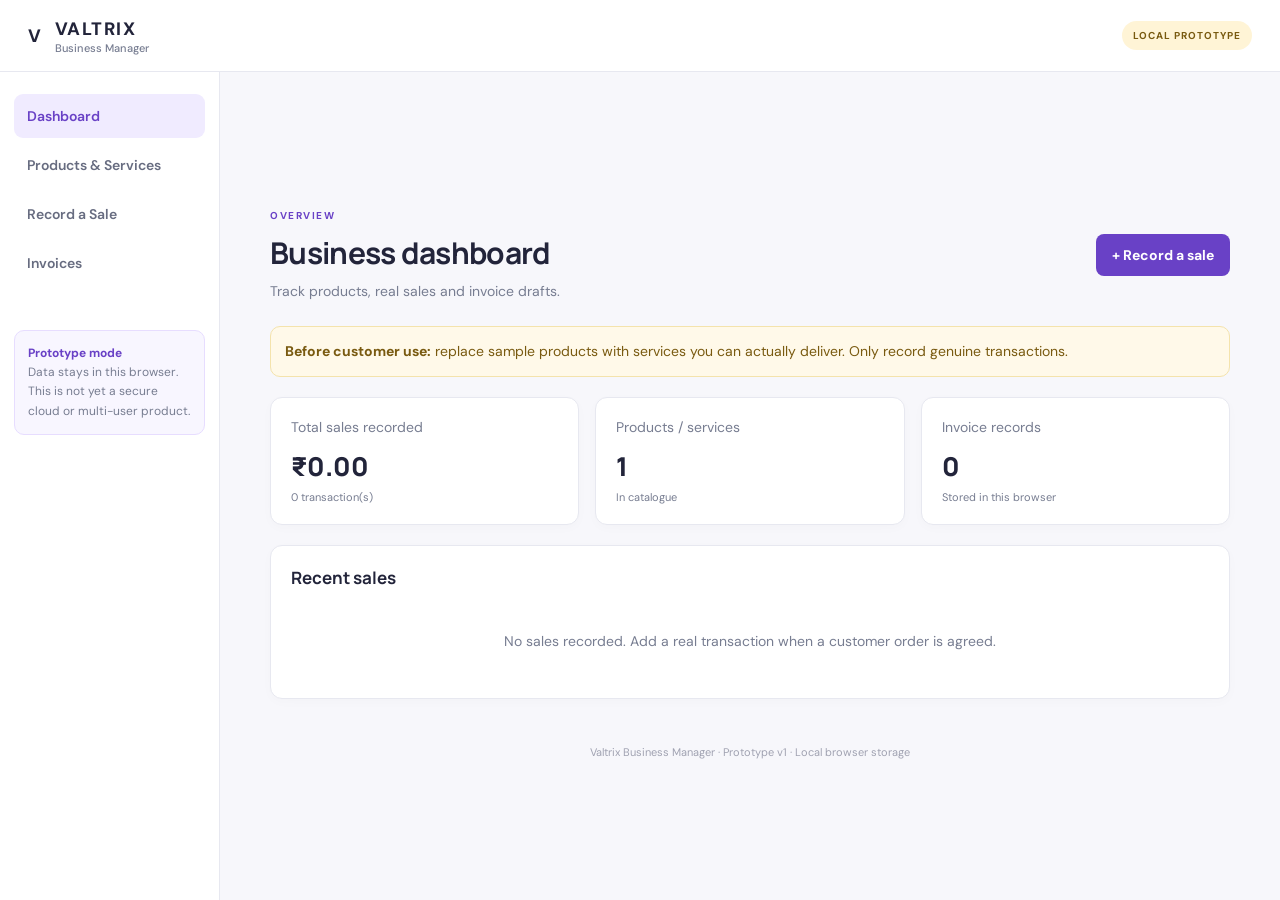
<file: index.html>
<!doctype html>
<html lang="en"><head><meta charset="utf-8"><meta name="viewport" content="width=device-width,initial-scale=1"><title>Valtrix Business Manager</title><link rel="stylesheet" href="style.css"></head>
<body>
<header><a class="brand" href="#">V <span>VALTRIX<small>Business Manager</small></span></a><span class="pill">LOCAL PROTOTYPE</span></header>
<div class="layout"><nav>
<button class="active" data-view="dashboard">Dashboard</button><button data-view="products">Products & Services</button><button data-view="sales">Record a Sale</button><button data-view="invoices">Invoices</button>
<p class="note"><b>Prototype mode</b><br>Data stays in this browser. This is not yet a secure cloud or multi-user product.</p>
</nav><main>
<section id="dashboard" class="view active"><div class="heading"><div><p class="eyebrow">OVERVIEW</p><h1>Business dashboard</h1><p>Track products, real sales and invoice drafts.</p></div><button class="primary" data-goto="sales">+ Record a sale</button></div>
<div class="notice"><b>Before customer use:</b> replace sample products with services you can actually deliver. Only record genuine transactions.</div>
<div class="stats"><article><span>Total sales recorded</span><strong id="total-sales">₹0</strong><small id="sales-count">0 transactions</small></article><article><span>Products / services</span><strong id="product-count">0</strong><small>In catalogue</small></article><article><span>Invoice records</span><strong id="invoice-count">0</strong><small>Stored in this browser</small></article></div>
<div class="panel"><h2>Recent sales</h2><div id="recent"></div></div></section>
<section id="products" class="view"><div class="heading"><div><p class="eyebrow">CATALOGUE</p><h1>Products & services</h1><p>Add the real product or service Valtrix offers.</p></div></div><div class="columns">
<form class="panel" id="product-form"><h2>Add a product or service</h2><label>Name<input id="p-name" required maxlength="80" placeholder="e.g. Business workflow setup"></label><label>Price (₹)<input id="p-price" type="number" min=".01" step=".01" required placeholder="e.g. 499"></label><label>Description<input id="p-desc" maxlength="160" placeholder="What will the customer receive?"></label><button class="primary">Add item</button><small>Only advertise work/features you can actually provide.</small></form>
<div class="panel"><h2>Catalogue</h2><div id="product-list"></div></div></div></section>
<section id="sales" class="view"><div class="heading"><div><p class="eyebrow">TRANSACTIONS</p><h1>Record a sale</h1><p>Use this only after a real order has been agreed.</p></div></div>
<form class="panel" id="sale-form"><div class="formgrid"><label>Customer / business name<input id="customer" required placeholder="e.g. Ganapathy Bakery"></label><label>Contact (optional)<input id="contact" placeholder="Email or phone"></label><label>Product / service<select id="sale-product" required></select></label><label>Quantity<input id="qty" type="number" min="1" step="1" value="1" required></label><label>Other actual charge (₹)<input id="extra" type="number" min="0" step=".01" value="0" required></label><label>Payment status<select id="payment"><option>Pending</option><option>Paid</option><option>Partially paid</option></select></label></div><label>Notes (optional)<textarea id="notes" rows="3" placeholder="Agreed scope or delivery details"></textarea></label><div class="estimate">Estimated total <strong id="estimate">₹0.00</strong></div><small>This does not collect or verify payments. Enter accurate transaction details only.</small><p><button class="primary">Save sale & create invoice draft</button></p></form></section>
<section id="invoices" class="view"><div class="heading"><div><p class="eyebrow">DOCUMENTS</p><h1>Invoices</h1><p>Review and print invoice drafts saved in this browser.</p></div></div><div class="panel" id="invoice-list"></div></section>
<footer>Valtrix Business Manager · Prototype v1 · Local browser storage</footer>
</main></div><div id="toast" role="status"></div><script src="script.js"></script></body></html>
</file>
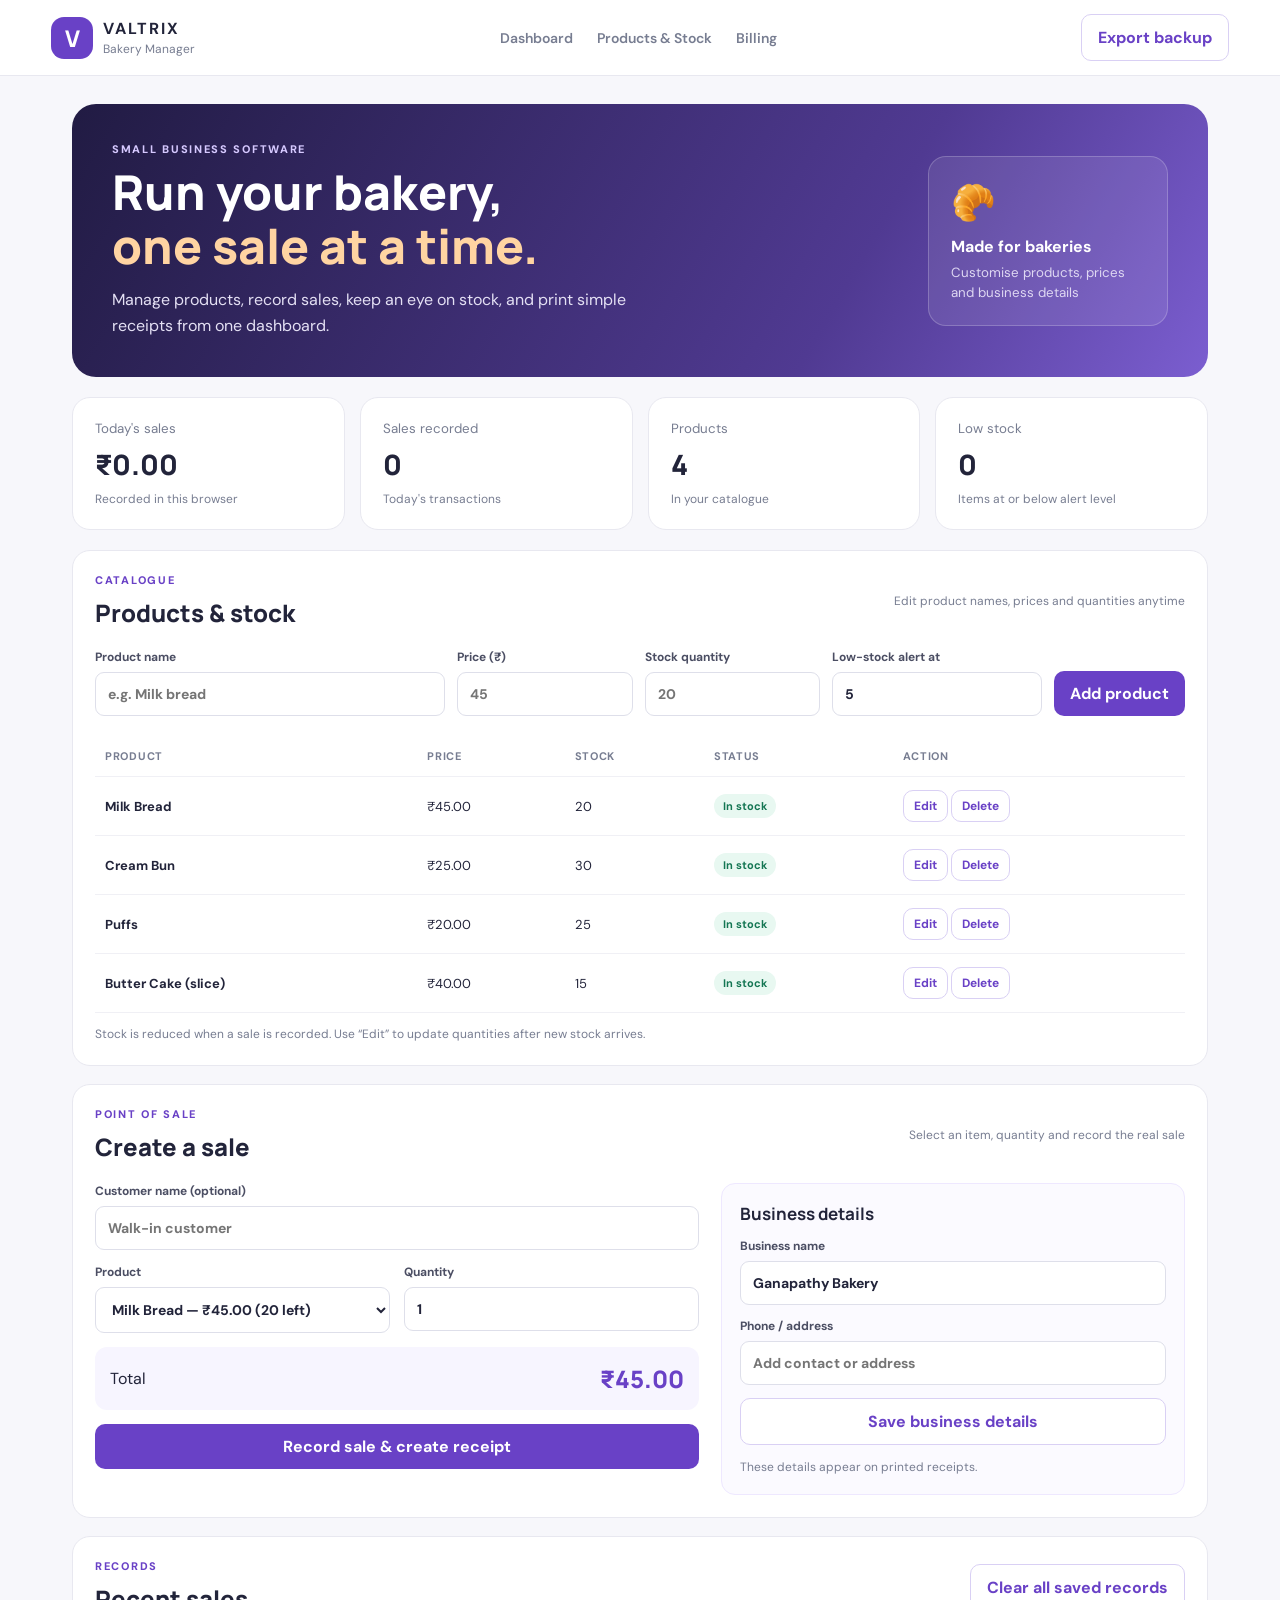
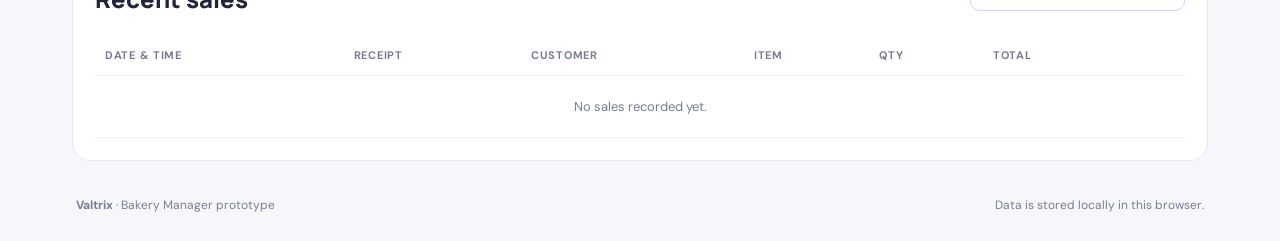
<file: bakery.html>
<!doctype html>
<html lang="en">
<head>
  <meta charset="utf-8">
  <meta name="viewport" content="width=device-width, initial-scale=1">
  <title>Valtrix Bakery Manager</title>
  <link rel="stylesheet" href="bakery.css">
</head>
<body>
  <header class="topbar">
    <div class="brand"><span class="logo">V</span><div><strong>VALTRIX</strong><small>Bakery Manager</small></div></div>
    <nav><a href="#dashboard">Dashboard</a><a href="#products">Products & Stock</a><a href="#billing">Billing</a></nav>
    <button class="outline" id="exportBtn">Export backup</button>
  </header>
  <main class="wrap">
    <section class="hero">
      <div><p class="eyebrow">SMALL BUSINESS SOFTWARE</p><h1>Run your bakery,<br><span>one sale at a time.</span></h1>
      <p>Manage products, record sales, keep an eye on stock, and print simple receipts from one dashboard.</p></div>
      <div class="hero-badge"><span>🥐</span><strong>Made for bakeries</strong><small>Customise products, prices and business details</small></div>
    </section>
    <section id="dashboard" class="stats">
      <article class="stat"><small>Today's sales</small><strong id="todaySales">₹0.00</strong><span>Recorded in this browser</span></article>
      <article class="stat"><small>Sales recorded</small><strong id="todayCount">0</strong><span>Today's transactions</span></article>
      <article class="stat"><small>Products</small><strong id="productCount">0</strong><span>In your catalogue</span></article>
      <article class="stat"><small>Low stock</small><strong id="lowStock">0</strong><span>Items at or below alert level</span></article>
    </section>
    <section class="panel" id="products">
      <div class="section-heading"><div><p class="eyebrow">CATALOGUE</p><h2>Products & stock</h2></div><span class="hint">Edit product names, prices and quantities anytime</span></div>
      <form id="productForm" class="product-form">
        <label>Product name<input id="pName" required placeholder="e.g. Milk bread"></label>
        <label>Price (₹)<input id="pPrice" type="number" min="0.01" step="0.01" required placeholder="45"></label>
        <label>Stock quantity<input id="pStock" type="number" min="0" step="1" required placeholder="20"></label>
        <label>Low-stock alert at<input id="pAlert" type="number" min="0" step="1" value="5" required></label>
        <button class="primary" type="submit">Add product</button>
      </form>
      <div class="table-wrap"><table><thead><tr><th>Product</th><th>Price</th><th>Stock</th><th>Status</th><th>Action</th></tr></thead><tbody id="productRows"></tbody></table></div>
      <p class="small-note">Stock is reduced when a sale is recorded. Use “Edit” to update quantities after new stock arrives.</p>
    </section>
    <section class="panel" id="billing">
      <div class="section-heading"><div><p class="eyebrow">POINT OF SALE</p><h2>Create a sale</h2></div><span class="hint">Select an item, quantity and record the real sale</span></div>
      <div class="sale-layout">
        <form id="saleForm" class="sale-form">
          <label>Customer name (optional)<input id="customer" placeholder="Walk-in customer"></label>
          <label>Product<select id="saleProduct" required></select></label>
          <label>Quantity<input id="saleQty" type="number" min="1" step="1" value="1" required></label>
          <div class="sale-total"><span>Total</span><strong id="saleTotal">₹0.00</strong></div>
          <button class="primary" type="submit">Record sale & create receipt</button>
        </form>
        <aside class="custom-box"><h3>Business details</h3><label>Business name<input id="businessName" value="Ganapathy Bakery"></label><label>Phone / address<input id="businessContact" placeholder="Add contact or address"></label><button class="secondary" id="saveBusiness" type="button">Save business details</button><p class="small-note">These details appear on printed receipts.</p></aside>
      </div>
    </section>
    <section class="panel">
      <div class="section-heading"><div><p class="eyebrow">RECORDS</p><h2>Recent sales</h2></div><button class="secondary" id="clearDemo" type="button">Clear all saved records</button></div>
      <div class="table-wrap"><table><thead><tr><th>Date & time</th><th>Receipt</th><th>Customer</th><th>Item</th><th>Qty</th><th>Total</th><th></th></tr></thead><tbody id="salesRows"></tbody></table></div>
    </section>
    <footer><strong>Valtrix</strong> · Bakery Manager prototype <span>Data is stored locally in this browser.</span></footer>
  </main>
  <div id="receiptArea" class="receipt-hidden"></div>
  <script src="bakery.js"></script>
</body>
</html>
</file>
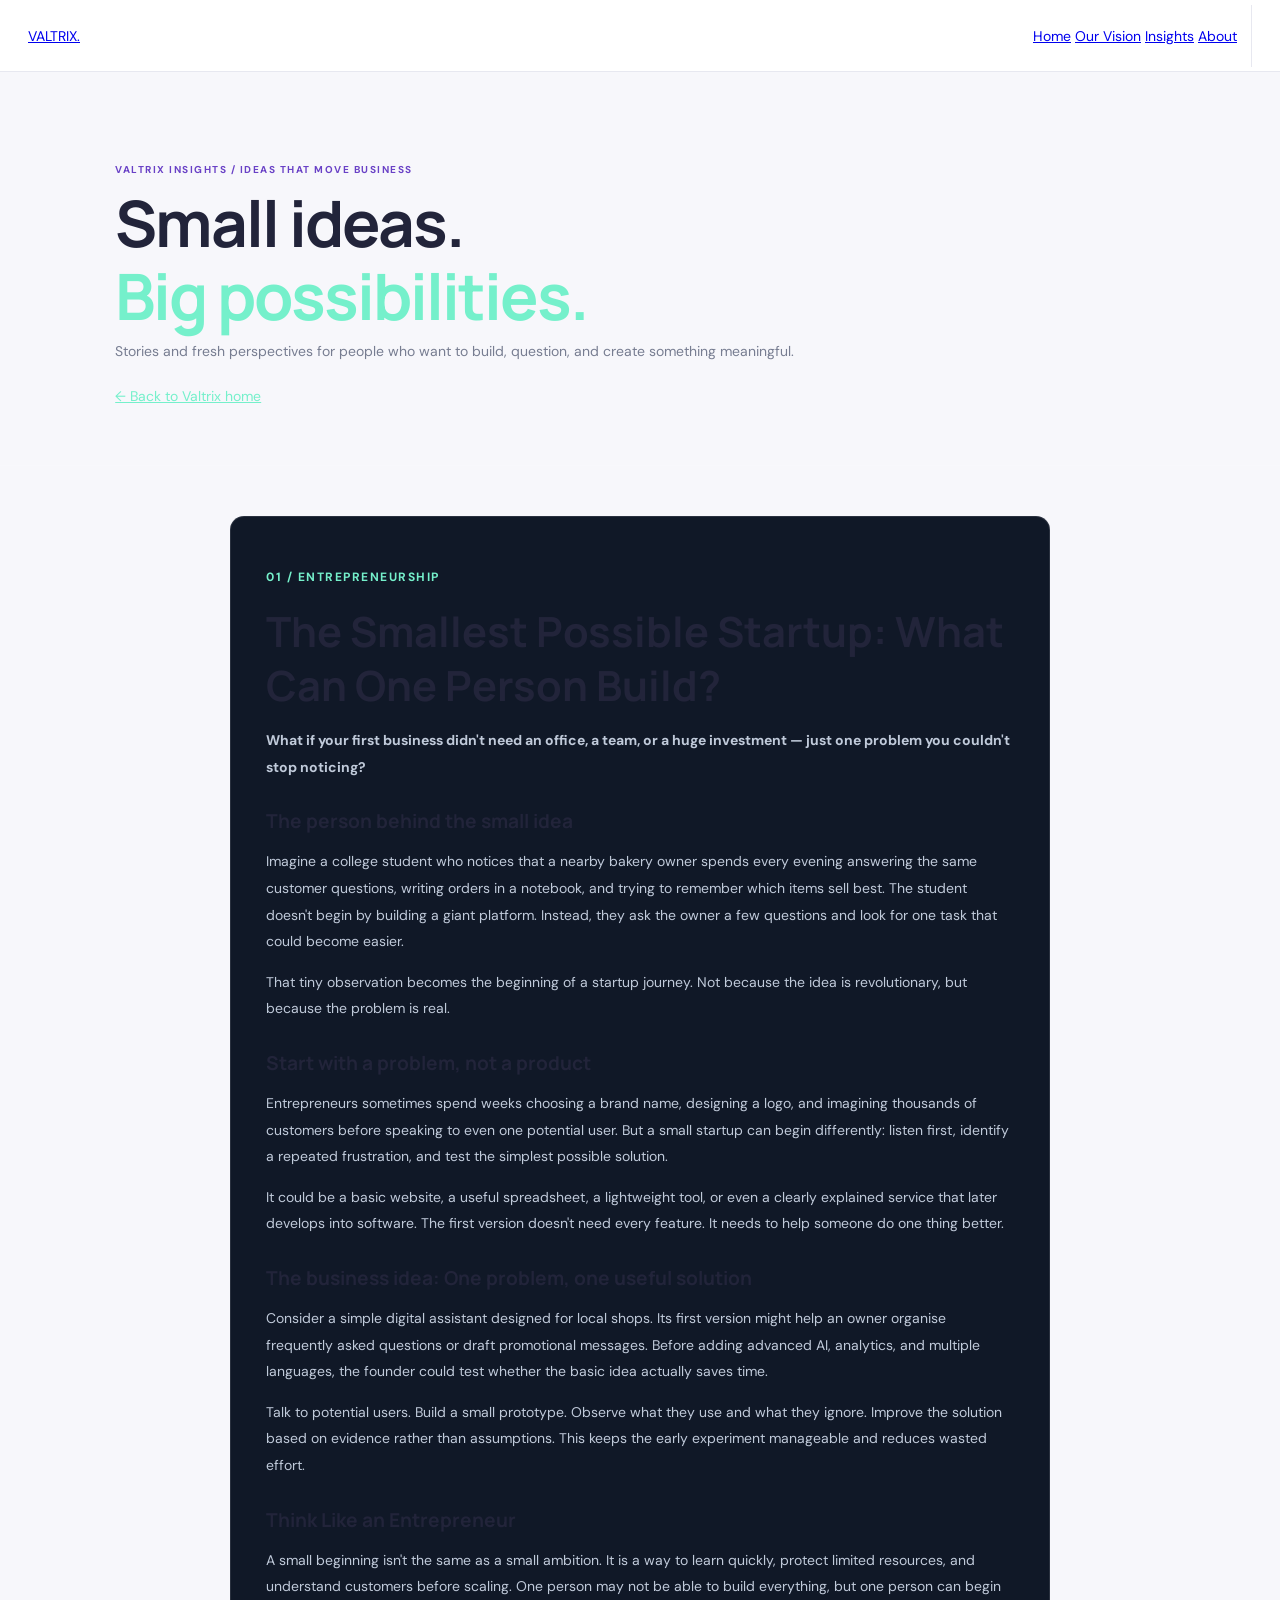
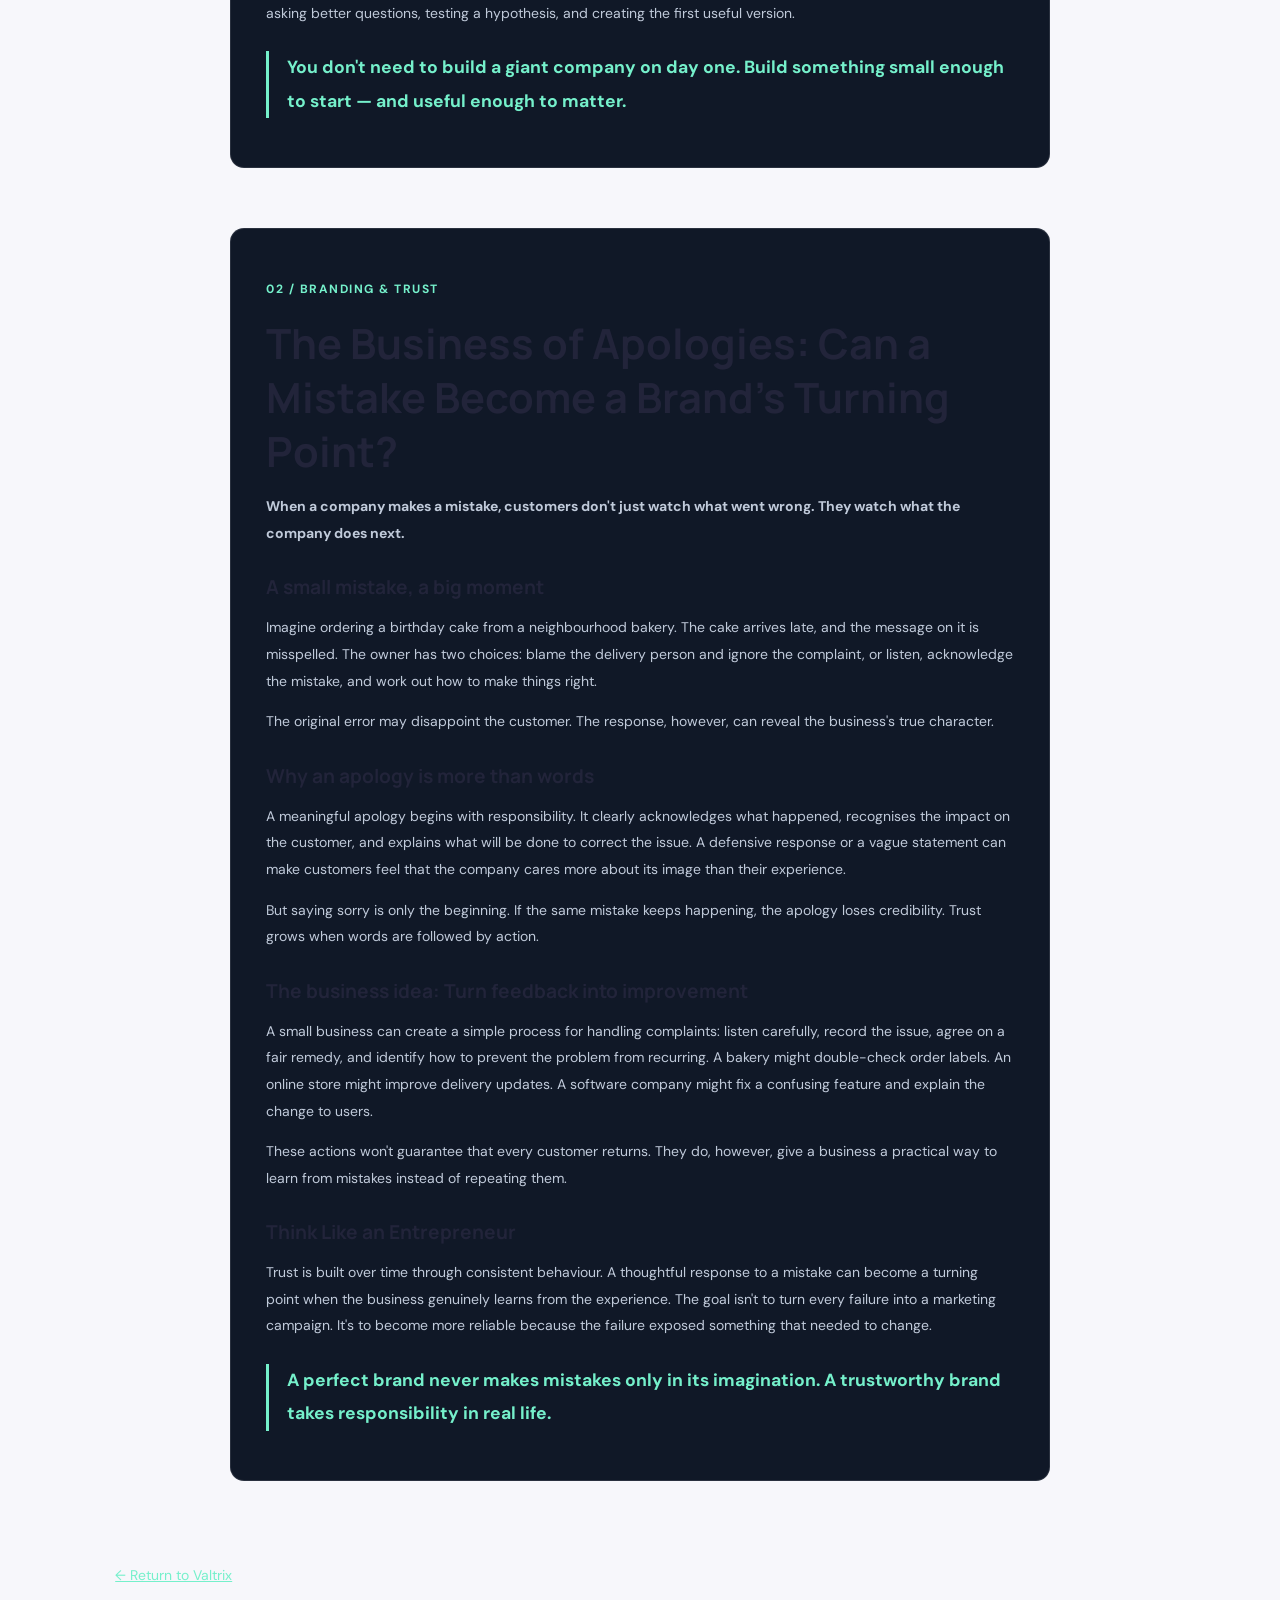
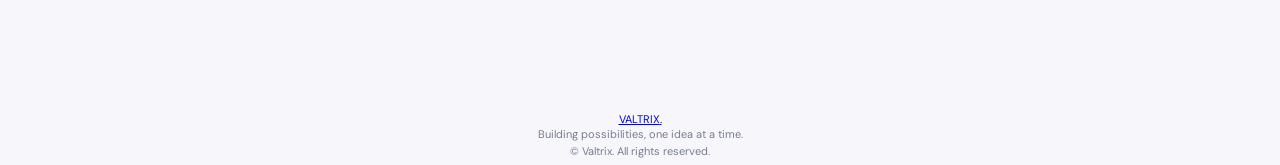
<file: blogs.html>
<!DOCTYPE html>
<html lang="en">
<head>
    <meta charset="UTF-8">
    <meta name="viewport" content="width=device-width, initial-scale=1.0">
    <meta name="description" content="Valtrix Insights: practical ideas on entrepreneurship, startups, and brand building.">
    <title>Insights | Valtrix</title>
    <link rel="stylesheet" href="style.css">
    <style>
        .blog-hero {
            padding: 90px 9% 60px;
            border-bottom: 1px solid rgba(255,255,255,.11);
        }
        .blog-hero h1 {
            font-family: 'Manrope', sans-serif;
            font-size: clamp(2.5rem, 5vw, 4.5rem);
            line-height: 1.15;
            letter-spacing: -2px;
        }
        .blog-hero h1 span { color: #75f0cb; }
        .blog-list { padding: 50px 9% 100px; }
        .blog-article {
            max-width: 820px;
            margin: 0 auto 60px;
            padding: 35px;
            border: 1px solid rgba(255,255,255,.11);
            border-radius: 14px;
            background: #101827;
        }
        .blog-article .category {
            color: #75f0cb;
            font-size: .75rem;
            letter-spacing: 1.5px;
            font-weight: 700;
        }
        .blog-article h2 {
            font-family: 'Manrope', sans-serif;
            font-size: clamp(1.8rem, 4vw, 2.6rem);
            line-height: 1.3;
            margin: 15px 0;
        }
        .blog-article h3 {
            font-family: 'Manrope', sans-serif;
            margin: 28px 0 8px;
            font-size: 1.2rem;
        }
        .blog-article p {
            color: #c0cada;
            margin: 14px 0;
            line-height: 1.9;
        }
        .blog-article .punchline {
            color: #75f0cb;
            font-size: 1.1rem;
            font-weight: 700;
            border-left: 3px solid #75f0cb;
            padding-left: 18px;
            margin-top: 25px;
        }
        .back-link { color: #75f0cb; display: inline-block; margin-top: 25px; }
        @media(max-width:600px) {
            .blog-hero, .blog-list { padding-left: 6%; padding-right: 6%; }
            .blog-article { padding: 22px; }
        }
    </style>
</head>
<body>
    <header class="navbar">
        <a href="index.html" class="logo">VALTRIX<span>.</span></a>
        <nav>
            <a href="index.html">Home</a>
            <a href="index.html#product">Our Vision</a>
            <a href="#articles">Insights</a>
            <a href="index.html#about">About</a>
        </nav>
    </header>

    <section class="blog-hero">
        <p class="eyebrow">VALTRIX INSIGHTS / IDEAS THAT MOVE BUSINESS</p>
        <h1>Small ideas.<br><span>Big possibilities.</span></h1>
        <p class="section-description">
            Stories and fresh perspectives for people who want to build,
            question, and create something meaningful.
        </p>
        <a class="back-link" href="index.html">← Back to Valtrix home</a>
    </section>

    <main class="blog-list" id="articles">
        <article class="blog-article">
            <p class="category">01 / ENTREPRENEURSHIP</p>
            <h2>The Smallest Possible Startup: What Can One Person Build?</h2>

            <p><strong>What if your first business didn't need an office, a team, or a huge investment — just one problem you couldn't stop noticing?</strong></p>

            <h3>The person behind the small idea</h3>
            <p>Imagine a college student who notices that a nearby bakery owner spends every evening answering the same customer questions, writing orders in a notebook, and trying to remember which items sell best. The student doesn't begin by building a giant platform. Instead, they ask the owner a few questions and look for one task that could become easier.</p>
            <p>That tiny observation becomes the beginning of a startup journey. Not because the idea is revolutionary, but because the problem is real.</p>

            <h3>Start with a problem, not a product</h3>
            <p>Entrepreneurs sometimes spend weeks choosing a brand name, designing a logo, and imagining thousands of customers before speaking to even one potential user. But a small startup can begin differently: listen first, identify a repeated frustration, and test the simplest possible solution.</p>
            <p>It could be a basic website, a useful spreadsheet, a lightweight tool, or even a clearly explained service that later develops into software. The first version doesn't need every feature. It needs to help someone do one thing better.</p>

            <h3>The business idea: One problem, one useful solution</h3>
            <p>Consider a simple digital assistant designed for local shops. Its first version might help an owner organise frequently asked questions or draft promotional messages. Before adding advanced AI, analytics, and multiple languages, the founder could test whether the basic idea actually saves time.</p>
            <p>Talk to potential users. Build a small prototype. Observe what they use and what they ignore. Improve the solution based on evidence rather than assumptions. This keeps the early experiment manageable and reduces wasted effort.</p>

            <h3>Think Like an Entrepreneur</h3>
            <p>A small beginning isn't the same as a small ambition. It is a way to learn quickly, protect limited resources, and understand customers before scaling. One person may not be able to build everything, but one person can begin asking better questions, testing a hypothesis, and creating the first useful version.</p>

            <p class="punchline">You don't need to build a giant company on day one. Build something small enough to start — and useful enough to matter.</p>
        </article>

        <article class="blog-article">
            <p class="category">02 / BRANDING & TRUST</p>
            <h2>The Business of Apologies: Can a Mistake Become a Brand's Turning Point?</h2>

            <p><strong>When a company makes a mistake, customers don't just watch what went wrong. They watch what the company does next.</strong></p>

            <h3>A small mistake, a big moment</h3>
            <p>Imagine ordering a birthday cake from a neighbourhood bakery. The cake arrives late, and the message on it is misspelled. The owner has two choices: blame the delivery person and ignore the complaint, or listen, acknowledge the mistake, and work out how to make things right.</p>
            <p>The original error may disappoint the customer. The response, however, can reveal the business's true character.</p>

            <h3>Why an apology is more than words</h3>
            <p>A meaningful apology begins with responsibility. It clearly acknowledges what happened, recognises the impact on the customer, and explains what will be done to correct the issue. A defensive response or a vague statement can make customers feel that the company cares more about its image than their experience.</p>
            <p>But saying sorry is only the beginning. If the same mistake keeps happening, the apology loses credibility. Trust grows when words are followed by action.</p>

            <h3>The business idea: Turn feedback into improvement</h3>
            <p>A small business can create a simple process for handling complaints: listen carefully, record the issue, agree on a fair remedy, and identify how to prevent the problem from recurring. A bakery might double-check order labels. An online store might improve delivery updates. A software company might fix a confusing feature and explain the change to users.</p>
            <p>These actions won't guarantee that every customer returns. They do, however, give a business a practical way to learn from mistakes instead of repeating them.</p>

            <h3>Think Like an Entrepreneur</h3>
            <p>Trust is built over time through consistent behaviour. A thoughtful response to a mistake can become a turning point when the business genuinely learns from the experience. The goal isn't to turn every failure into a marketing campaign. It's to become more reliable because the failure exposed something that needed to change.</p>

            <p class="punchline">A perfect brand never makes mistakes only in its imagination. A trustworthy brand takes responsibility in real life.</p>
        </article>

        <a class="back-link" href="index.html">← Return to Valtrix</a>
    </main>

    <footer>
        <a href="index.html" class="logo">VALTRIX<span>.</span></a>
        <p>Building possibilities, one idea at a time.</p>
        <p class="copyright">© <span id="year"></span> Valtrix. All rights reserved.</p>
    </footer>
    <script src="script.js"></script>
</body>
</html>
</file>
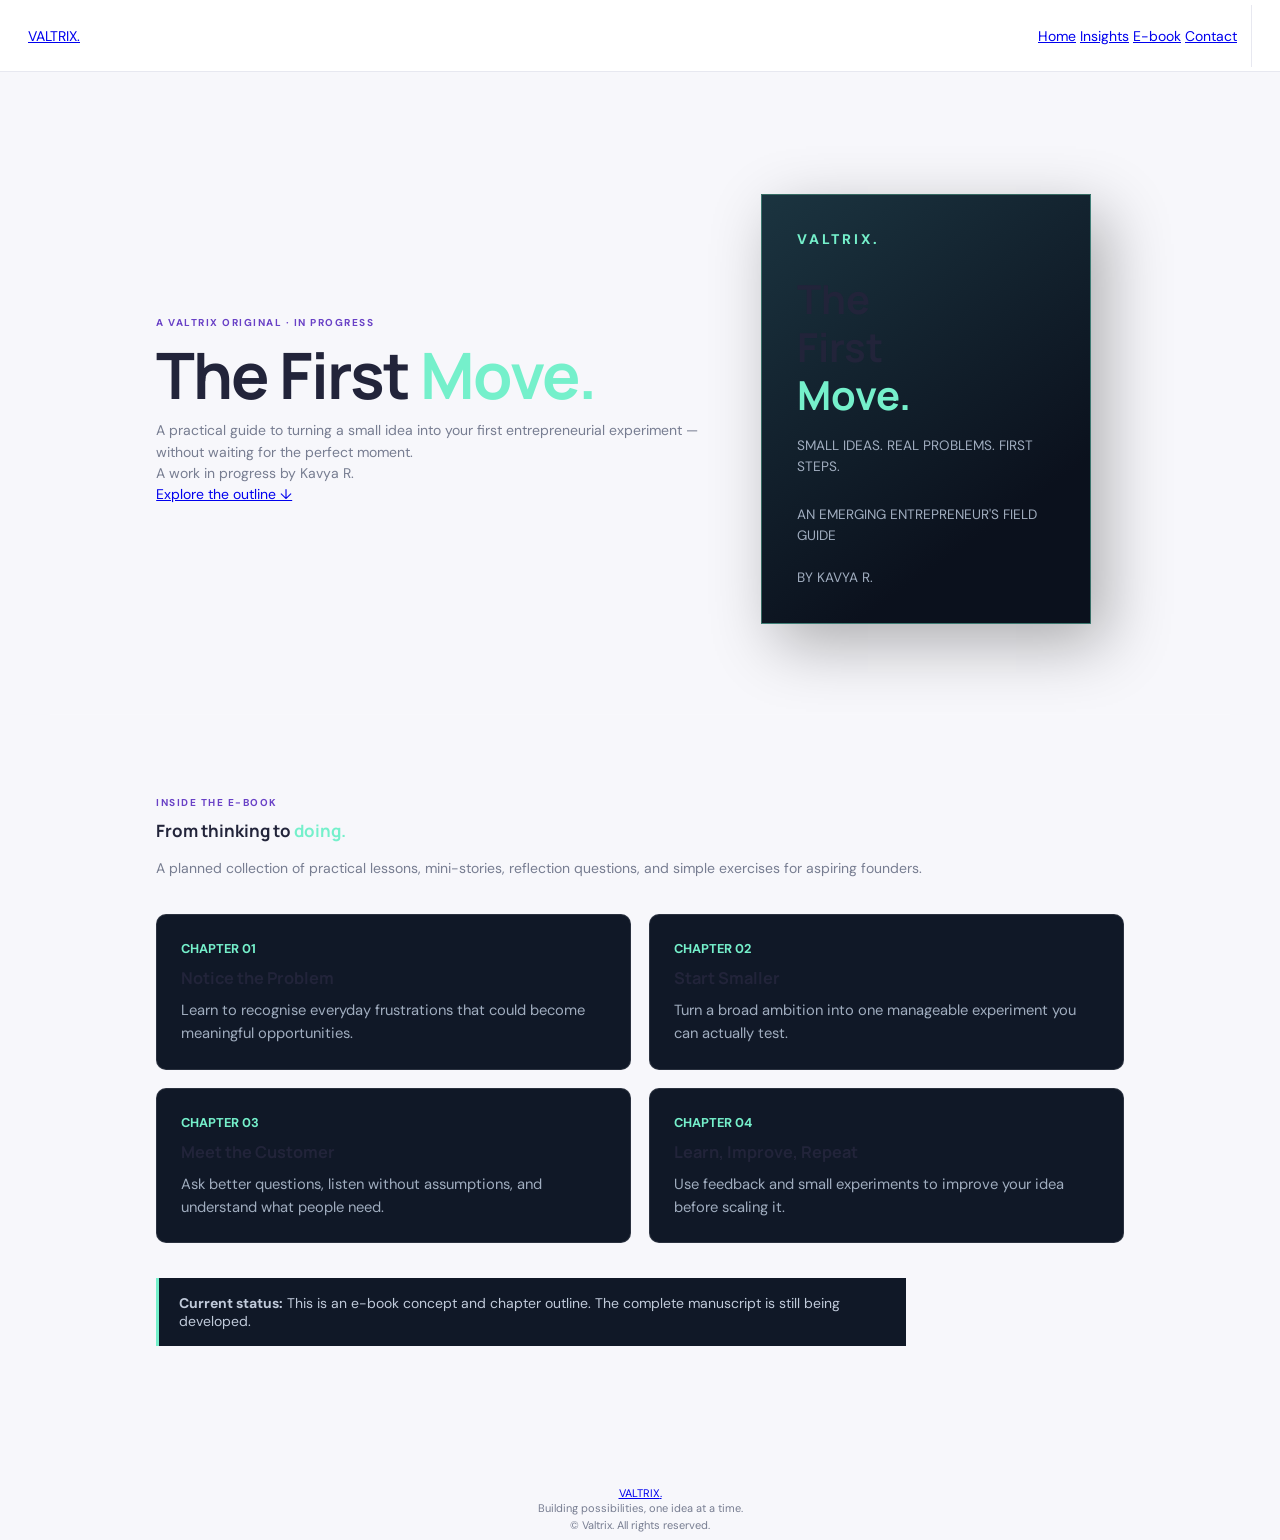
<file: ebook.html>
<!DOCTYPE html>
<html lang="en">
<head>
    <meta charset="UTF-8">
    <meta name="viewport" content="width=device-width, initial-scale=1.0">
    <meta name="description" content="An emerging entrepreneur's guide to turning small ideas into meaningful action.">
    <title>The First Move | Valtrix</title>
    <link rel="stylesheet" href="style.css">
    <style>
        .ebook-hero {
            padding: 90px 9%;
            display: grid;
            grid-template-columns: 1.2fr .8fr;
            align-items: center;
            gap: 60px;
        }
        .ebook-hero h1 {
            font-family: 'Manrope', sans-serif;
            font-size: clamp(2.8rem, 5vw, 4.5rem);
            line-height: 1.15;
            letter-spacing: -2px;
        }
        .ebook-hero h1 span,
        .ebook-content h2 span { color: #75f0cb; }
        .book-cover {
            max-width: 330px;
            min-height: 430px;
            padding: 35px;
            display: flex;
            flex-direction: column;
            justify-content: space-between;
            background: linear-gradient(145deg, #1b3440, #0b111d 75%);
            border: 1px solid rgba(117,240,203,.4);
            box-shadow: 15px 20px 60px rgba(0,0,0,.3);
        }
        .book-cover .cover-mark {
            color: #75f0cb;
            font-weight: 800;
            letter-spacing: 3px;
        }
        .book-cover h2 {
            font-family: 'Manrope', sans-serif;
            font-size: 2.5rem;
            line-height: 1.2;
        }
        .book-cover p {
            color: #a0adbf;
            font-size: .85rem;
        }
        .ebook-content {
            border-top: 1px solid rgba(255,255,255,.11);
            padding: 80px 9%;
        }
        .chapter-grid {
            display: grid;
            grid-template-columns: repeat(2, minmax(0, 1fr));
            gap: 18px;
            margin-top: 35px;
        }
        .chapter {
            background: #101827;
            border: 1px solid rgba(255,255,255,.11);
            padding: 24px;
            border-radius: 10px;
        }
        .chapter span { color: #75f0cb; font-size: .8rem; font-weight: 700; }
        .chapter h3 { margin: 10px 0; font-family: 'Manrope', sans-serif; }
        .chapter p { color: #a0adbf; font-size: .92rem; }
        .draft-note {
            border-left: 3px solid #75f0cb;
            padding: 16px 20px;
            background: #101827;
            color: #c0cada;
            margin-top: 35px;
            max-width: 750px;
        }
        @media(max-width:700px) {
            .ebook-hero { grid-template-columns: 1fr; padding: 65px 7%; }
            .book-cover { min-height: 360px; }
            .ebook-content { padding: 65px 7%; }
            .chapter-grid { grid-template-columns: 1fr; }
        }
    </style>
</head>
<body>
    <header class="navbar">
        <a href="index.html" class="logo">VALTRIX<span>.</span></a>
        <nav>
            <a href="index.html">Home</a>
            <a href="blogs.html">Insights</a>
            <a href="#chapters">E-book</a>
            <a href="index.html#contact">Contact</a>
        </nav>
    </header>

    <main>
        <section class="ebook-hero">
            <div>
                <p class="eyebrow">A VALTRIX ORIGINAL · IN PROGRESS</p>
                <h1>The First <span>Move.</span></h1>
                <p class="section-description">
                    A practical guide to turning a small idea into your first
                    entrepreneurial experiment — without waiting for the
                    perfect moment.
                </p>
                <p class="hero-note">A work in progress by Kavya R.</p>
                <a href="#chapters" class="primary-button">Explore the outline ↓</a>
            </div>

            <div class="book-cover">
                <span class="cover-mark">VALTRIX.</span>
                <div>
                    <h2>The<br>First<br><span style="color:#75f0cb">Move.</span></h2>
                    <p>SMALL IDEAS. REAL PROBLEMS. FIRST STEPS.</p>
                </div>
                <p>AN EMERGING ENTREPRENEUR'S FIELD GUIDE<br><br>BY KAVYA R.</p>
            </div>
        </section>

        <section class="ebook-content" id="chapters">
            <p class="eyebrow">INSIDE THE E-BOOK</p>
            <h2>From thinking to <span>doing.</span></h2>
            <p class="section-description">
                A planned collection of practical lessons, mini-stories,
                reflection questions, and simple exercises for aspiring founders.
            </p>

            <div class="chapter-grid">
                <article class="chapter">
                    <span>CHAPTER 01</span>
                    <h3>Notice the Problem</h3>
                    <p>Learn to recognise everyday frustrations that could become meaningful opportunities.</p>
                </article>
                <article class="chapter">
                    <span>CHAPTER 02</span>
                    <h3>Start Smaller</h3>
                    <p>Turn a broad ambition into one manageable experiment you can actually test.</p>
                </article>
                <article class="chapter">
                    <span>CHAPTER 03</span>
                    <h3>Meet the Customer</h3>
                    <p>Ask better questions, listen without assumptions, and understand what people need.</p>
                </article>
                <article class="chapter">
                    <span>CHAPTER 04</span>
                    <h3>Learn, Improve, Repeat</h3>
                    <p>Use feedback and small experiments to improve your idea before scaling it.</p>
                </article>
            </div>

            <div class="draft-note">
                <strong>Current status:</strong> This is an e-book concept and chapter outline.
                The complete manuscript is still being developed.
            </div>
        </section>
    </main>

    <footer>
        <a href="index.html" class="logo">VALTRIX<span>.</span></a>
        <p>Building possibilities, one idea at a time.</p>
        <p class="copyright">© <span id="year"></span> Valtrix. All rights reserved.</p>
    </footer>
    <script src="script.js"></script>
</body>
</html>
</file>
<file: style.css>
@import url('https://fonts.googleapis.com/css2?family=DM+Sans:wght@400;500;600;700&family=Manrope:wght@500;600;700;800&display=swap');
:root{--ink:#22243a;--muted:#777d91;--purple:#6941c6;--line:#e7e8f0;--bg:#f7f7fb}*{box-sizing:border-box}body{margin:0;background:var(--bg);color:var(--ink);font:14px 'DM Sans',Arial,sans-serif}button,input,select,textarea{font:inherit}button{cursor:pointer}header{height:72px;background:white;border-bottom:1px solid var(--line);display:flex;align-items:center;justify-content:space-between;padding:0 28px}.brand{display:flex;align-items:center;gap:12px;text-decoration:none;color:var(--ink);font-weight:800;letter-spacing:1.5px;font-size:18px}.brand:first-letter{color:var(--purple)}.brand small{display:block;font-size:11px;color:var(--muted);letter-spacing:0;font-weight:500}.pill{font-size:10px;font-weight:700;letter-spacing:1px;color:#795a10;background:#fff4d6;padding:8px 11px;border-radius:20px}.layout{display:grid;grid-template-columns:220px 1fr;min-height:calc(100vh - 72px)}nav{background:#fff;border-right:1px solid var(--line);padding:22px 14px}nav button{display:block;width:100%;border:0;text-align:left;background:none;padding:13px;border-radius:9px;color:#676c80;margin-bottom:5px;font-weight:600}nav button.active,nav button:hover{background:#f0ebff;color:var(--purple)}.note{font-size:12px;line-height:1.6;color:var(--muted);background:#f8f6ff;border:1px solid #e7ddff;padding:13px;border-radius:10px;margin-top:45px}.note b{color:var(--purple)}main{padding:32px clamp(16px,4vw,50px);max-width:1400px;width:100%;margin:auto}.view{display:none}.view.active{display:block}.heading{display:flex;justify-content:space-between;align-items:center;gap:16px;margin-bottom:24px}.eyebrow{font-size:10px;letter-spacing:1.5px;color:var(--purple);font-weight:700;margin:0 0 8px}h1,h2{font-family:Manrope,Arial,sans-serif}h1{font-size:30px;letter-spacing:-.7px;margin:0 0 8px}h2{font-size:17px;margin:0 0 16px}p{color:var(--muted);line-height:1.55;margin:0}.primary{background:var(--purple);color:white;border:0;border-radius:8px;padding:12px 16px;font-weight:700}.primary:hover{background:#5230a5}.notice{background:#fff9e9;border:1px solid #f4e3ac;color:#795a10;padding:14px;border-radius:10px;line-height:1.5;margin-bottom:20px}.stats{display:grid;grid-template-columns:repeat(3,1fr);gap:16px;margin-bottom:20px}.stats article,.panel{background:white;border:1px solid var(--line);border-radius:12px;padding:20px;box-shadow:0 3px 12px #24264a05}.stats span,.stats small{display:block;color:var(--muted)}.stats strong{display:block;font:800 26px Manrope,sans-serif;margin:12px 0 6px}.stats small{font-size:11px}.panel{margin-bottom:18px}.columns{display:grid;grid-template-columns:1fr 1.2fr;gap:18px;align-items:start}label{display:block;font-size:12px;font-weight:700;color:#555a70;margin-bottom:15px}input,select,textarea{display:block;width:100%;padding:11px;border:1px solid #dedfeb;border-radius:8px;margin-top:7px;outline:none;background:white;color:var(--ink)}input:focus,select:focus,textarea:focus{border-color:#9b82e4;box-shadow:0 0 0 3px #6941c615}.formgrid{display:grid;grid-template-columns:1fr 1fr;gap:0 16px}.estimate{display:flex;justify-content:space-between;background:#f8f6ff;padding:16px;border-radius:9px;margin:14px 0}.estimate strong{color:var(--purple);font-size:20px}.panel small{color:var(--muted);font-size:11px;line-height:1.5}.product{display:flex;justify-content:space-between;gap:10px;padding:14px 0;border-bottom:1px solid #f0f0f5}.product:last-child{border:0}.product strong{display:block;margin-bottom:5px}.product small{display:block;margin-top:5px}.price{font-weight:800;white-space:nowrap}.mini{margin-top:8px;padding:6px 9px;border:1px solid #e1dcef;background:white;color:var(--purple);border-radius:7px;font-size:11px;font-weight:700}.empty{text-align:center;color:var(--muted);padding:25px;line-height:1.6}.tablewrap{overflow-x:auto}table{width:100%;border-collapse:collapse;min-width:480px}th,td{text-align:left;padding:12px;border-bottom:1px solid #eee;font-size:12px}th{color:var(--muted);font-size:10px;letter-spacing:.5px}td strong{font-size:12px}.invoice-row{display:flex;justify-content:space-between;align-items:center;gap:15px;padding:15px 0;border-bottom:1px solid #eee}.invoice-row:last-child{border:0}.invoice-row small{display:block;color:var(--muted);margin-top:6px;line-height:1.6}.status{font-size:11px;padding:5px 8px;border-radius:15px;background:#f0eff5}.status.paid{background:#e5f7ef;color:#14815f}footer{text-align:center;color:#a0a2b1;font-size:11px;padding:28px 0 5px}#toast{position:fixed;bottom:20px;right:20px;background:#24243a;color:#fff;padding:12px 17px;border-radius:8px;opacity:0;transition:.2s;pointer-events:none}#toast.show{opacity:1}@media(max-width:800px){.layout{grid-template-columns:1fr}nav{display:flex;gap:5px;overflow-x:auto;padding:10px;border-right:0;border-bottom:1px solid var(--line)}nav button{white-space:nowrap;width:auto;margin:0}.note{display:none}.columns{grid-template-columns:1fr}}@media(max-width:560px){header{padding:0 15px}.heading{align-items:flex-start;flex-direction:column}.stats{grid-template-columns:1fr}.formgrid{grid-template-columns:1fr}main{padding:22px 14px}.stats article{padding:15px}}
</file>
<file: bakery.css>
@import url('https://fonts.googleapis.com/css2?family=DM+Sans:wght@400;500;600;700&family=Manrope:wght@500;600;700;800&display=swap');
:root{--ink:#22243a;--muted:#777d91;--purple:#6941c6;--line:#e8e8f0;--bg:#f7f7fb;--white:#fff;--orange:#f2a65a;--green:#138a63}
*{box-sizing:border-box}body{margin:0;background:var(--bg);color:var(--ink);font-family:'DM Sans',sans-serif}.topbar{height:auto;min-height:72px;background:#fff;border-bottom:1px solid var(--line);display:flex;align-items:center;justify-content:space-between;padding:14px max(4vw,20px);gap:20px;flex-wrap:wrap}.brand{display:flex;align-items:center;gap:10px}.logo{display:grid;place-items:center;width:42px;height:42px;border-radius:13px;background:var(--purple);color:#fff;font-family:Manrope;font-weight:800;font-size:23px}.brand strong,.brand small{display:block}.brand strong{letter-spacing:2px}.brand small{color:var(--muted);font-size:12px;margin-top:2px}nav{display:flex;gap:24px;flex-wrap:wrap}nav a{color:var(--muted);text-decoration:none;font-weight:600;font-size:14px}nav a:hover{color:var(--purple)}button{font:inherit;font-weight:700;border:0;border-radius:10px;padding:12px 16px;cursor:pointer}.primary{background:var(--purple);color:#fff}.primary:hover{filter:brightness(.94)}.outline,.secondary{background:#fff;color:var(--purple);border:1px solid #d9d0f4}.wrap{max-width:1180px;margin:auto;padding:28px 22px 20px}.hero{border-radius:24px;padding:38px 40px;background:linear-gradient(120deg,#211b43,#503a92 68%,#7b5ed0);color:#fff;display:flex;align-items:center;justify-content:space-between;gap:28px}.eyebrow{font-size:11px;letter-spacing:1.7px;font-weight:800;color:var(--purple);margin:0 0 9px}.hero .eyebrow{color:#d6c9ff}.hero h1{font:800 clamp(30px,4vw,48px)/1.12 Manrope,sans-serif;margin:0 0 14px}.hero h1 span{color:#ffd4a2}.hero p:not(.eyebrow){color:#e4e0f4;max-width:570px;line-height:1.65;margin:0}.hero-badge{background:#ffffff17;border:1px solid #ffffff35;border-radius:18px;padding:22px;min-width:200px;max-width:240px}.hero-badge span{display:block;font-size:36px;margin-bottom:10px}.hero-badge strong,.hero-badge small{display:block}.hero-badge small{color:#ded7f2;line-height:1.5;margin-top:6px}.stats{display:grid;grid-template-columns:repeat(4,1fr);gap:15px;margin:20px 0}.stat,.panel{background:#fff;border:1px solid var(--line);border-radius:18px;padding:22px}.stat small,.stat span{display:block;color:var(--muted)}.stat strong{display:block;font:800 28px Manrope;margin:8px 0}.stat span{font-size:12px}.panel{margin:18px 0}.section-heading{display:flex;justify-content:space-between;align-items:center;gap:15px;margin-bottom:20px}.section-heading h2{font:800 24px Manrope;margin:0}.hint,.small-note{font-size:12px;color:var(--muted)}.product-form{display:grid;grid-template-columns:2fr 1fr 1fr 1.2fr auto;gap:12px;align-items:end;margin-bottom:20px}label{display:flex;flex-direction:column;gap:7px;font-size:12px;font-weight:700;color:#4b4e63}input,select{width:100%;min-width:0;border:1px solid #dedfea;border-radius:9px;padding:12px;background:#fff;color:var(--ink);font:inherit;font-size:14px;outline:none}input:focus,select:focus{border-color:var(--purple);box-shadow:0 0 0 3px #6941c615}.table-wrap{overflow-x:auto}table{width:100%;border-collapse:collapse;min-width:600px}th,td{text-align:left;border-bottom:1px solid #f0f0f5;padding:13px 10px;font-size:13px}th{color:var(--muted);font-size:11px;text-transform:uppercase;letter-spacing:.7px}td button{padding:7px 10px;font-size:12px}.pill{display:inline-block;border-radius:20px;padding:5px 9px;background:#e8f8f1;color:#147653;font-size:11px;font-weight:700}.pill.low{background:#fff0df;color:#9c5a11}.sale-layout{display:grid;grid-template-columns:1.3fr 1fr;gap:22px}.sale-form{display:grid;grid-template-columns:1fr 1fr;gap:14px;align-content:start}.sale-form label:first-child{grid-column:1/-1}.sale-total{grid-column:1/-1;background:#f7f5ff;border-radius:12px;padding:15px;display:flex;align-items:center;justify-content:space-between}.sale-total strong{font:800 24px Manrope;color:var(--purple)}.sale-form button{grid-column:1/-1}.custom-box{background:#fbfaff;border:1px solid #eee8ff;border-radius:14px;padding:18px;display:grid;gap:13px;align-content:start}.custom-box h3{margin:0;font:700 17px Manrope}.custom-box .small-note{margin:0}.small-note{line-height:1.5;margin-bottom:0}.empty{text-align:center;color:var(--muted);padding:22px}footer{padding:18px 4px 8px;color:var(--muted);font-size:12px}footer span{float:right}.receipt-hidden{display:none}.receipt{font-family:Arial,sans-serif;max-width:360px;margin:0 auto;padding:20px;color:#111}.receipt h2,.receipt p{text-align:center;margin:5px 0}.receipt hr{border:0;border-top:1px dashed #888;margin:12px 0}.receipt .rline{display:flex;justify-content:space-between;margin:8px 0}.receipt button{display:none}
@media(max-width:850px){.stats{grid-template-columns:repeat(2,1fr)}.product-form{grid-template-columns:repeat(2,1fr)}.sale-layout{grid-template-columns:1fr}.hero{padding:28px;align-items:flex-start}.hero-badge{min-width:150px}}@media(max-width:560px){.wrap{padding:16px 12px}.hero{display:block}.hero-badge{margin-top:22px;max-width:none}.stats{gap:9px}.stat{padding:15px}.stat strong{font-size:22px}.panel{padding:16px}.section-heading{align-items:flex-start;flex-direction:column}.product-form,.sale-form{grid-template-columns:1fr}.sale-form label:first-child,.sale-total,.sale-form button{grid-column:auto}footer span{float:none;display:block;margin-top:6px}nav{gap:12px}}
@media print{body *{visibility:hidden!important}.receipt,.receipt *{visibility:visible!important}.receipt{display:block!important;position:absolute;left:0;top:0;width:100%;max-width:none}.receipt-hidden{display:block!important}}
</file>
